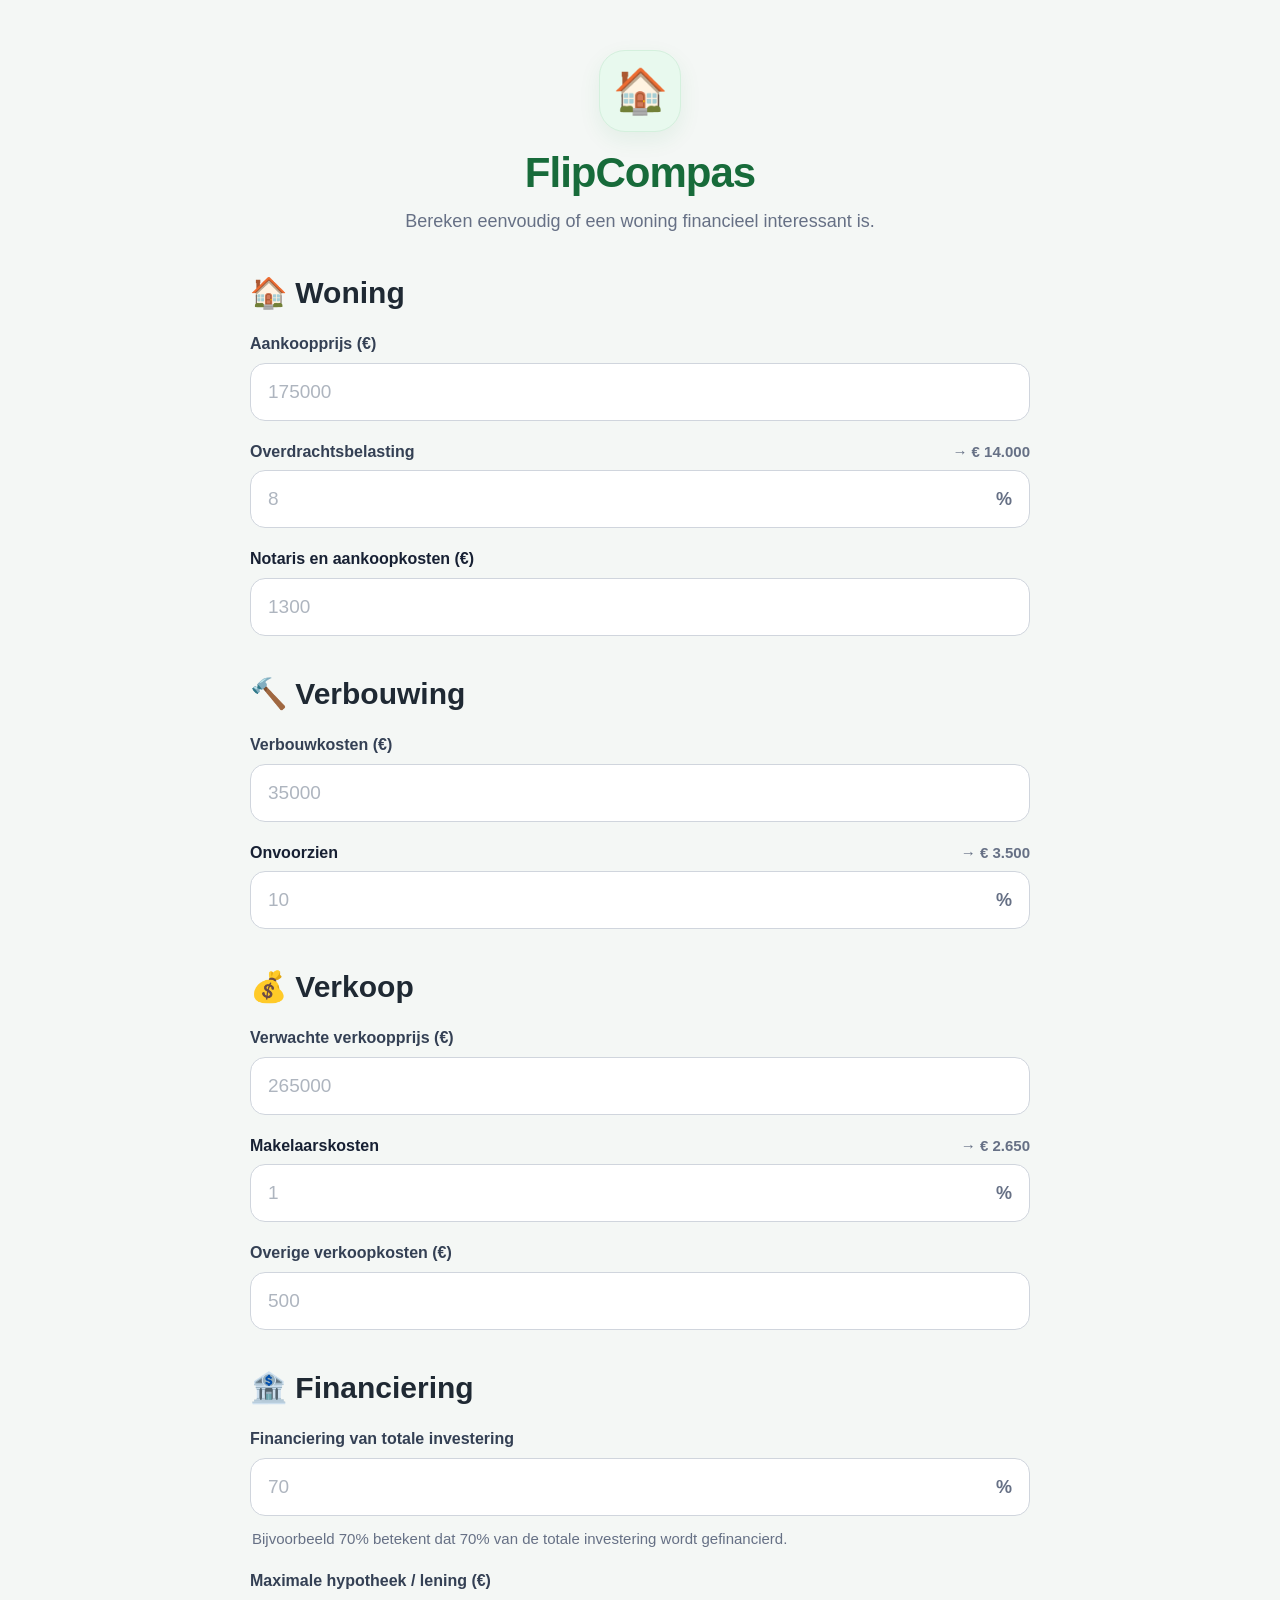
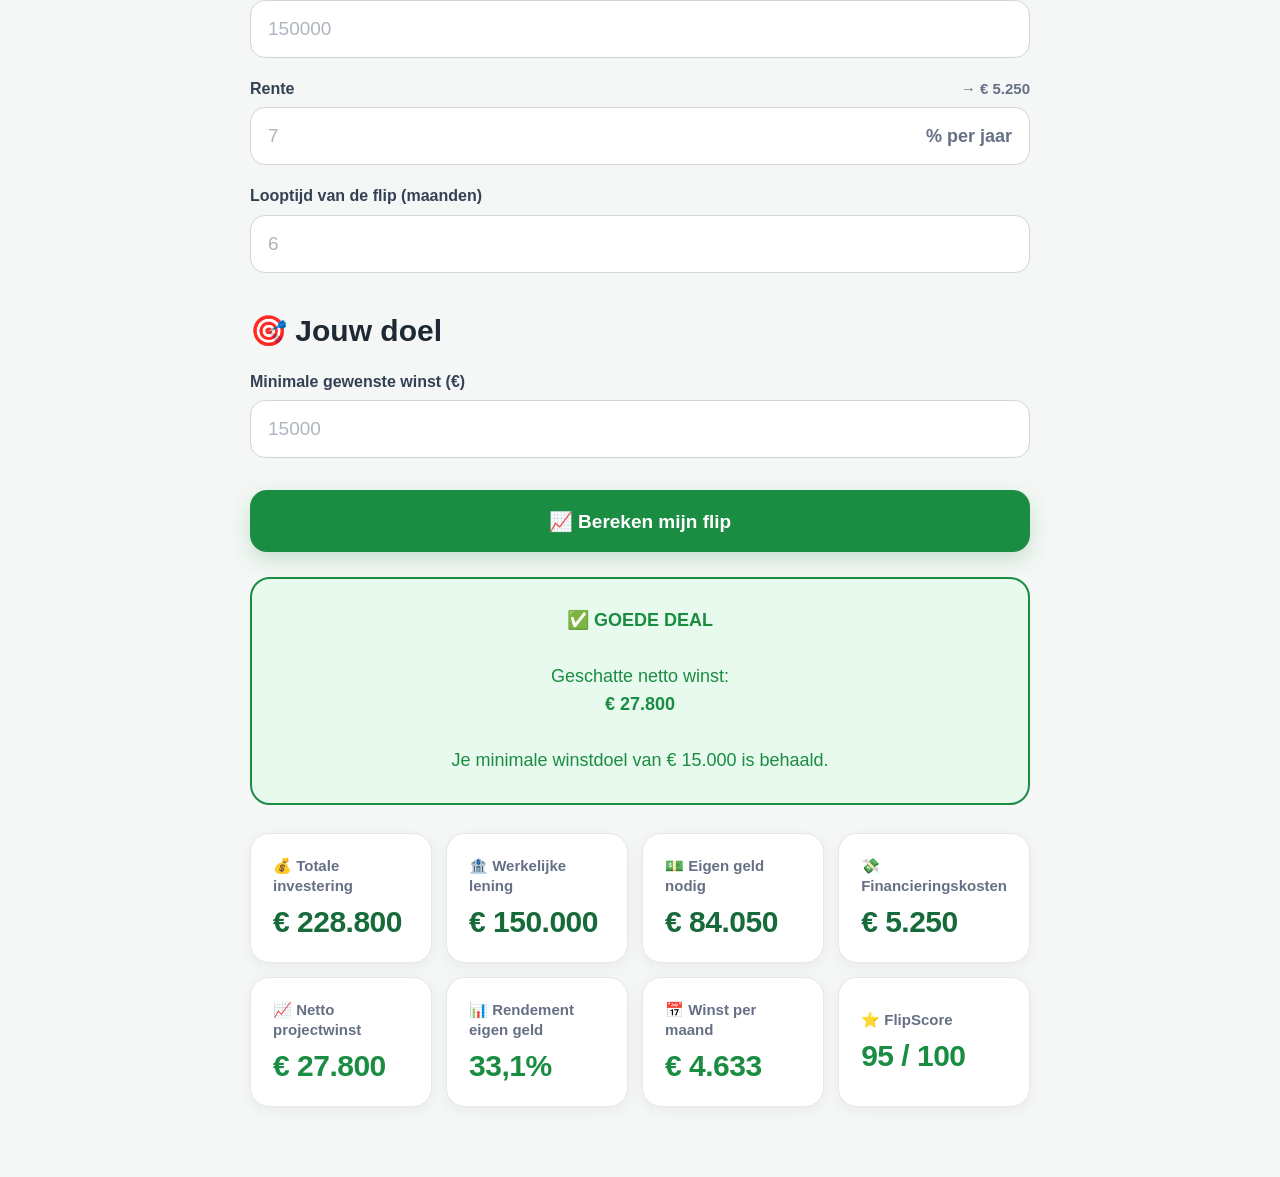
<file: index.html>
<!DOCTYPE html>
<html lang="nl">

<head>
    <meta charset="UTF-8">

    <meta
        name="viewport"
        content="width=device-width, initial-scale=1.0"
    >

    <title>FlipCompas – Woning Flip Calculator</title>

    <meta
        name="description"
        content="Bereken eenvoudig of een woning financieel interessant is om te verbouwen en door te verkopen."
    >

    <meta
        name="robots"
        content="index, follow"
    >

    <link
        rel="canonical"
        href="https://flipcompas.github.io/FlipCompas/"
    >

    <meta
        name="theme-color"
        content="#f4f7f5"
    >

    <link
        rel="stylesheet"
        href="style.css"
    >
</head>


<body>

<div class="container">


    <!-- =========================
         LOGO
    ========================== -->

    <div class="logo">
        🏠
    </div>


    <!-- =========================
         TITEL
    ========================== -->

    <h1>
        FlipCompas
    </h1>

    <p class="subtitle">
        Bereken eenvoudig of een woning financieel interessant is.
    </p>



    <!-- =========================
         WONING
    ========================== -->

    <h2>
        🏠 Woning
    </h2>


    <label for="aankoop">
        Aankoopprijs (€)
    </label>

    <input
        type="number"
        id="aankoop"
        value="175000"
        min="0"
        step="100"
    >



    <label for="overdracht">

        <span>
            Overdrachtsbelasting
        </span>

        <span
            id="overdrachtBedrag"
            class="berekend-bedrag"
        >
            → € 14.000
        </span>

    </label>


    <div class="percentage-input">

        <input
            type="number"
            id="overdracht"
            value="8"
            min="0"
            step="0.1"
        >

        <span class="percentage-teken">
            %
        </span>

    </div>



    <label for="notaris">

        <span>
            Notaris en aankoopkosten (€)
        </span>

    </label>

    <input
        type="number"
        id="notaris"
        value="1300"
        min="0"
        step="50"
    >



    <!-- =========================
         VERBOUWING
    ========================== -->

    <h2>
        🔨 Verbouwing
    </h2>


    <label for="verbouw">
        Verbouwkosten (€)
    </label>

    <input
        type="number"
        id="verbouw"
        value="35000"
        min="0"
        step="100"
    >



    <label for="onvoorzien">

        <span>
            Onvoorzien
        </span>

        <span
            id="onvoorzienBedrag"
            class="berekend-bedrag"
        >
            → € 3.500
        </span>

    </label>


    <div class="percentage-input">

        <input
            type="number"
            id="onvoorzien"
            value="10"
            min="0"
            step="1"
        >

        <span class="percentage-teken">
            %
        </span>

    </div>



    <!-- =========================
         VERKOOP
    ========================== -->

    <h2>
        💰 Verkoop
    </h2>


    <label for="verkoop">
        Verwachte verkoopprijs (€)
    </label>

    <input
        type="number"
        id="verkoop"
        value="265000"
        min="0"
        step="100"
    >



    <label for="makelaar">

        <span>
            Makelaarskosten
        </span>

        <span
            id="makelaarBedrag"
            class="berekend-bedrag"
        >
            → € 2.650
        </span>

    </label>


    <div class="percentage-input">

        <input
            type="number"
            id="makelaar"
            value="1"
            min="0"
            step="0.1"
        >

        <span class="percentage-teken">
            %
        </span>

    </div>



    <label for="verkoopOverig">
        Overige verkoopkosten (€)
    </label>

    <input
        type="number"
        id="verkoopOverig"
        value="500"
        min="0"
        step="50"
    >



    <!-- =========================
         FINANCIERING
    ========================== -->

    <h2>
        🏦 Financiering
    </h2>


    <label for="financieringsPercentage">
        Financiering van totale investering
    </label>


    <div class="percentage-input">

        <input
            type="number"
            id="financieringsPercentage"
            value="70"
            min="0"
            max="100"
            step="1"
        >

        <span class="percentage-teken">
            %
        </span>

    </div>


    <p class="uitleg">
        Bijvoorbeeld 70% betekent dat 70% van de totale investering
        wordt gefinancierd.
    </p>



    <label for="hypotheek">
        Maximale hypotheek / lening (€)
    </label>

    <input
        type="number"
        id="hypotheek"
        value="150000"
        min="0"
        step="1000"
    >



    <label for="rente">

        <span>
            Rente
        </span>

        <span
            id="renteBedrag"
            class="berekend-bedrag"
        >
            → € 0
        </span>

    </label>


    <div class="percentage-input">

        <input
            type="number"
            id="rente"
            value="7"
            min="0"
            step="0.1"
        >

        <span class="percentage-teken">
            % per jaar
        </span>

    </div>



    <label for="looptijd">
        Looptijd van de flip (maanden)
    </label>

    <input
        type="number"
        id="looptijd"
        value="6"
        min="1"
        step="1"
    >



    <!-- =========================
         JOUW DOEL
    ========================== -->

    <h2>
        🎯 Jouw doel
    </h2>


    <label for="minWinst">
        Minimale gewenste winst (€)
    </label>

    <input
        type="number"
        id="minWinst"
        value="15000"
        min="0"
        step="1000"
    >



    <!-- =========================
         BEREKENEN
    ========================== -->

    <button
        type="button"
        onclick="bereken()"
    >
        📈 Bereken mijn flip
    </button>



    <!-- =========================
         RESULTAAT
    ========================== -->

    <div id="resultaat">
        Vul de gegevens in en bereken je deal.
    </div>



    <!-- =========================
         DASHBOARD
    ========================== -->

    <div class="dashboard">


        <div class="kaart">

            <h3>
                💰 Totale investering
            </h3>

            <p id="investering">
                € 0
            </p>

        </div>


        <div class="kaart">

            <h3>
                🏦 Werkelijke lening
            </h3>

            <p id="werkelijkeLening">
                € 0
            </p>

        </div>


        <div class="kaart">

            <h3>
                💵 Eigen geld nodig
            </h3>

            <p id="eigenGeld">
                € 0
            </p>

        </div>


        <div class="kaart">

            <h3>
                💸 Financieringskosten
            </h3>

            <p id="financieringsKosten">
                € 0
            </p>

        </div>


        <div class="kaart">

            <h3>
                📈 Netto projectwinst
            </h3>

            <p id="winstKaart">
                € 0
            </p>

        </div>


        <div class="kaart">

            <h3>
                📊 Rendement eigen geld
            </h3>

            <p id="rendement">
                0%
            </p>

        </div>


        <div class="kaart">

            <h3>
                📅 Winst per maand
            </h3>

            <p id="winstPerMaand">
                € 0
            </p>

        </div>


        <div class="kaart">

            <h3>
                ⭐ FlipScore
            </h3>

            <p id="flipscore">
                0 / 100
            </p>

        </div>


    </div>

</div>


<!-- =========================
     JAVASCRIPT
========================== -->

<script src="script.js"></script>

</body>

</html>
</file>
<file: style.css>
/* =========================
   FLIPCOMPAS
   ========================= */

* {
    box-sizing: border-box;
}

html {
    scroll-behavior: smooth;
}

body {
    margin: 0;
    padding: 0;

    background: #f4f7f5;

    font-family:
        -apple-system,
        BlinkMacSystemFont,
        "Segoe UI",
        Arial,
        sans-serif;

    color: #1f2933;
}


/* =========================
   CONTAINER
   ========================= */

.container {
    width: 100%;
    max-width: 760px;

    margin: 0 auto;

    padding: 35px 20px 70px;
}


/* =========================
   LOGO
   ========================= */

.logo {
    width: 82px;
    height: 82px;

    margin: 0 auto 18px;

    display: flex;
    align-items: center;
    justify-content: center;

    background: #e8f9ee;

    border: 1px solid #d4f0dd;

    border-radius: 26px;

    font-size: 44px;

    box-shadow:
        0 8px 22px rgba(27, 141, 67, 0.08);
}


/* =========================
   TITEL
   ========================= */

h1 {
    margin: 0;

    text-align: center;

    color: #176b3a;

    font-size: 42px;

    line-height: 1.1;

    font-weight: 800;

    letter-spacing: -1px;
}

.subtitle {
    max-width: 600px;

    margin: 12px auto 40px;

    text-align: center;

    color: #667085;

    font-size: 18px;

    line-height: 1.5;
}


/* =========================
   SECTIE TITELS
   ========================= */

h2 {
    margin: 40px 0 22px;

    color: #1f2933;

    font-size: 30px;

    line-height: 1.2;

    font-weight: 800;
}

h2:first-of-type {
    margin-top: 0;
}


/* =========================
   LABELS
   ========================= */

label {
    display: flex;

    align-items: baseline;

    justify-content: space-between;

    gap: 10px;

    margin-top: 20px;

    margin-bottom: 8px;

    color: #344054;

    font-size: 16px;

    line-height: 1.35;

    font-weight: 700;
}


/* =========================
   BELANGRIJKE KOSTEN
   ========================= */

label[for="notaris"],
label[for="onvoorzien"],
label[for="makelaar"] {
    color: #172033;

    font-weight: 900;
}


/* =========================
   BEREKENDE BEDRAGEN
   ========================= */

.berekend-bedrag {
    color: #667085;

    font-size: 15px;

    font-weight: 800;

    white-space: nowrap;
}


/* =========================
   INPUTS
   ========================= */

input {
    width: 100%;

    height: 58px;

    padding: 0 17px;

    border: 1.5px solid #d0d5dd;

    border-radius: 15px;

    background: #ffffff;

    color: #101828;

    font-family: inherit;

    font-size: 19px;

    outline: none;

    transition:
        border-color 0.2s ease,
        box-shadow 0.2s ease;
}

input:focus {
    border-color: #1b8d43;

    box-shadow:
        0 0 0 4px rgba(27, 141, 67, 0.10);
}


/* =========================
   LICHTE VOORBEELDWAARDEN
   ========================= */

input::placeholder {
    color: #aeb5bf;

    opacity: 1;
}


/* =========================
   NUMMER PIJLTJES
   ========================= */

input[type="number"]::-webkit-inner-spin-button,
input[type="number"]::-webkit-outer-spin-button {
    margin: 0;

    -webkit-appearance: none;
}

input[type="number"] {
    -moz-appearance: textfield;
}


/* =========================
   PERCENTAGE VELDEN
   ========================= */

.percentage-input {
    position: relative;

    width: 100%;
}

.percentage-input input {
    padding-right: 90px;
}

.percentage-teken {
    position: absolute;

    top: 50%;
    right: 18px;

    transform: translateY(-50%);

    color: #667085;

    font-size: 18px;

    font-weight: 800;

    pointer-events: none;

    white-space: nowrap;
}


/* =========================
   UITLEG
   ========================= */

.uitleg {
    margin: 12px 2px 0;

    color: #667085;

    font-size: 15px;

    line-height: 1.5;
}


/* =========================
   BEREKEN KNOP
   ========================= */

button {
    width: 100%;

    min-height: 62px;

    margin-top: 32px;

    padding: 0 20px;

    border: none;

    border-radius: 17px;

    background: #1b8d43;

    color: #ffffff;

    font-family: inherit;

    font-size: 19px;

    font-weight: 800;

    cursor: pointer;

    box-shadow:
        0 8px 20px rgba(27, 141, 67, 0.20);

    transition:
        transform 0.15s ease,
        background 0.2s ease,
        box-shadow 0.2s ease;
}

button:hover {
    background: #167a39;

    box-shadow:
        0 10px 24px rgba(27, 141, 67, 0.25);
}

button:active {
    transform: scale(0.98);
}


/* =========================
   RESULTAAT
   ========================= */

#resultaat {
    margin-top: 25px;

    padding: 28px 20px;

    background: #e8f9ee;

    border: 2px solid #1b8d43;

    border-radius: 20px;

    color: #1b8d43;

    text-align: center;

    font-size: 18px;

    line-height: 1.55;
}

#resultaat strong {
    font-weight: 850;
}


/* =========================
   DASHBOARD
   ========================= */

.dashboard {
    display: grid;

    grid-template-columns: 1fr;

    gap: 14px;

    margin-top: 28px;
}


/* =========================
   KAART
   ========================= */

.kaart {
    min-height: 130px;

    display: flex;

    flex-direction: column;

    justify-content: center;

    padding: 22px;

    background: #ffffff;

    border: 1px solid #e4e7ec;

    border-radius: 19px;

    box-shadow:
        0 4px 14px rgba(16, 24, 40, 0.05);
}


/* =========================
   KAART TITEL
   ========================= */

.kaart h3 {
    margin: 0 0 10px;

    color: #667085;

    font-size: 15px;

    line-height: 1.3;

    font-weight: 750;
}


/* =========================
   KAART WAARDE
   ========================= */

.kaart p {
    margin: 0;

    color: #176b3a;

    font-size: 30px;

    line-height: 1.15;

    font-weight: 850;

    letter-spacing: -0.5px;
}


/* =========================
   MOBIEL
   ========================= */

@media (max-width: 599px) {

    .container {
        padding: 28px 16px 55px;
    }

    .logo {
        width: 78px;
        height: 78px;

        font-size: 40px;
    }

    h1 {
        font-size: 40px;
    }

    .subtitle {
        font-size: 16px;

        margin-bottom: 35px;
    }

    h2 {
        font-size: 28px;

        margin-top: 36px;
    }

    label {
        font-size: 15px;
    }

    input {
        height: 58px;

        font-size: 18px;
    }

    button {
        min-height: 60px;

        font-size: 18px;
    }

    #resultaat {
        padding: 26px 18px;

        font-size: 17px;
    }

    .kaart {
        min-height: 125px;

        padding: 20px;
    }

    .kaart p {
        font-size: 27px;
    }
}


/* =========================
   KLEINE TELEFOONS
   ========================= */

@media (max-width: 380px) {

    .container {
        padding-left: 13px;
        padding-right: 13px;
    }

    h1 {
        font-size: 36px;
    }

    h2 {
        font-size: 25px;
    }

    input {
        height: 55px;

        font-size: 17px;
    }

    .percentage-teken {
        right: 15px;

        font-size: 17px;
    }

    .kaart p {
        font-size: 24px;
    }
}


/* =========================
   TABLET / DESKTOP
   ========================= */

@media (min-width: 600px) {

    .container {
        max-width: 760px;

        padding-top: 50px;
    }

    .dashboard {
        grid-template-columns:
            repeat(2, 1fr);
    }
}


/* =========================
   GROTE DESKTOP
   ========================= */

@media (min-width: 900px) {

    .container {
        max-width: 820px;
    }

    .dashboard {
        grid-template-columns:
            repeat(4, 1fr);
    }
}
/* =========================
   VOORBEELDWAARDEN
   ========================= */

.voorbeeld-waarde {
    color: #aeb5bf;
}
</file>
